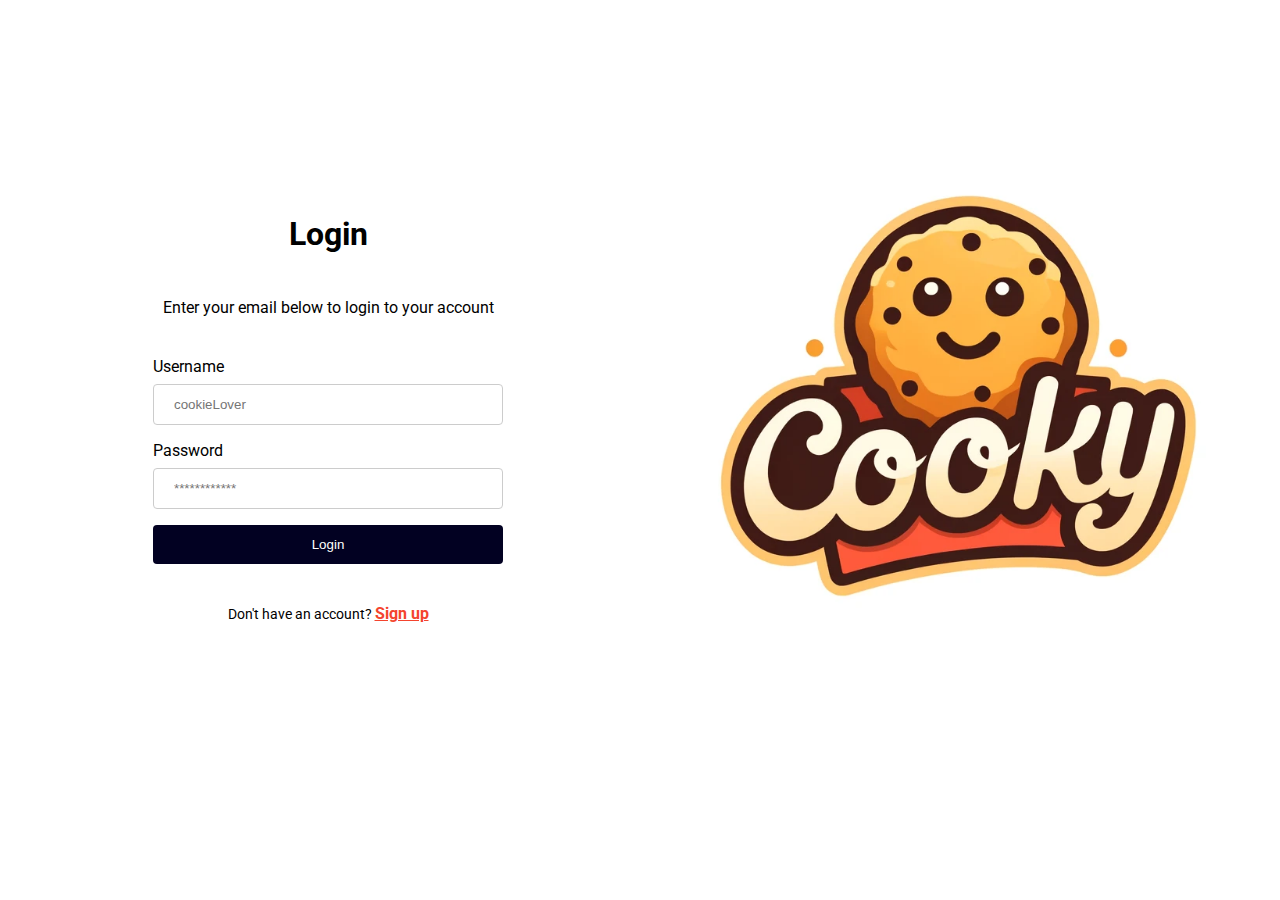
<file: pages/index.html>
<!DOCTYPE html>
<html lang="en">
  <head>
    <meta charset="UTF-8" />
    <meta name="viewport" content="width=device-width, initial-scale=1.0" />
    <title>Cooky</title>
    <link rel="stylesheet" href="/style/style.css" />
    <link rel="preconnect" href="https://fonts.googleapis.com" />
    <link rel="preconnect" href="https://fonts.gstatic.com" crossorigin />
    <link
      href="https://fonts.googleapis.com/css2?family=Roboto:ital,wght@0,100;0,300;0,400;0,500;0,700;0,900;1,100;1,300;1,400;1,500;1,700;1,900&display=swap"
      rel="stylesheet"
    />
  </head>
  <body>
    <div class="main">
      <div class="formContainer">
        <div class="innerContainer">
          <div class="info">
            <h1>Login</h1>
            <p>Enter your email below to login to your account</p>
          </div>
          <form id="loginForm">
            <div class="usernameContainer">
              <label htmlFor="username">Username</label>
              <input
                id="username"
                type="username"
                placeholder="cookieLover"
                required
              />
            </div>
            <div class="passwordContainer">
              <label htmlFor="password">Password</label>
              <input
                id="password"
                type="password"
                placeholder="************"
                required
              />
            </div>
            <button type="submit">Login</button>
          </form>
          <div class="signupLink">
            Don&apos;t have an account?
            <a href="/pages/signup.html"> Sign up </a>
          </div>
        </div>
      </div>
      <div class="imageContainer">
        <img src="/images/logo2.png" alt="Image" width="1920" height="1080" />
      </div>
    </div>
    <script src="/functions/login.js"></script>
  </body>
</html>
</file>
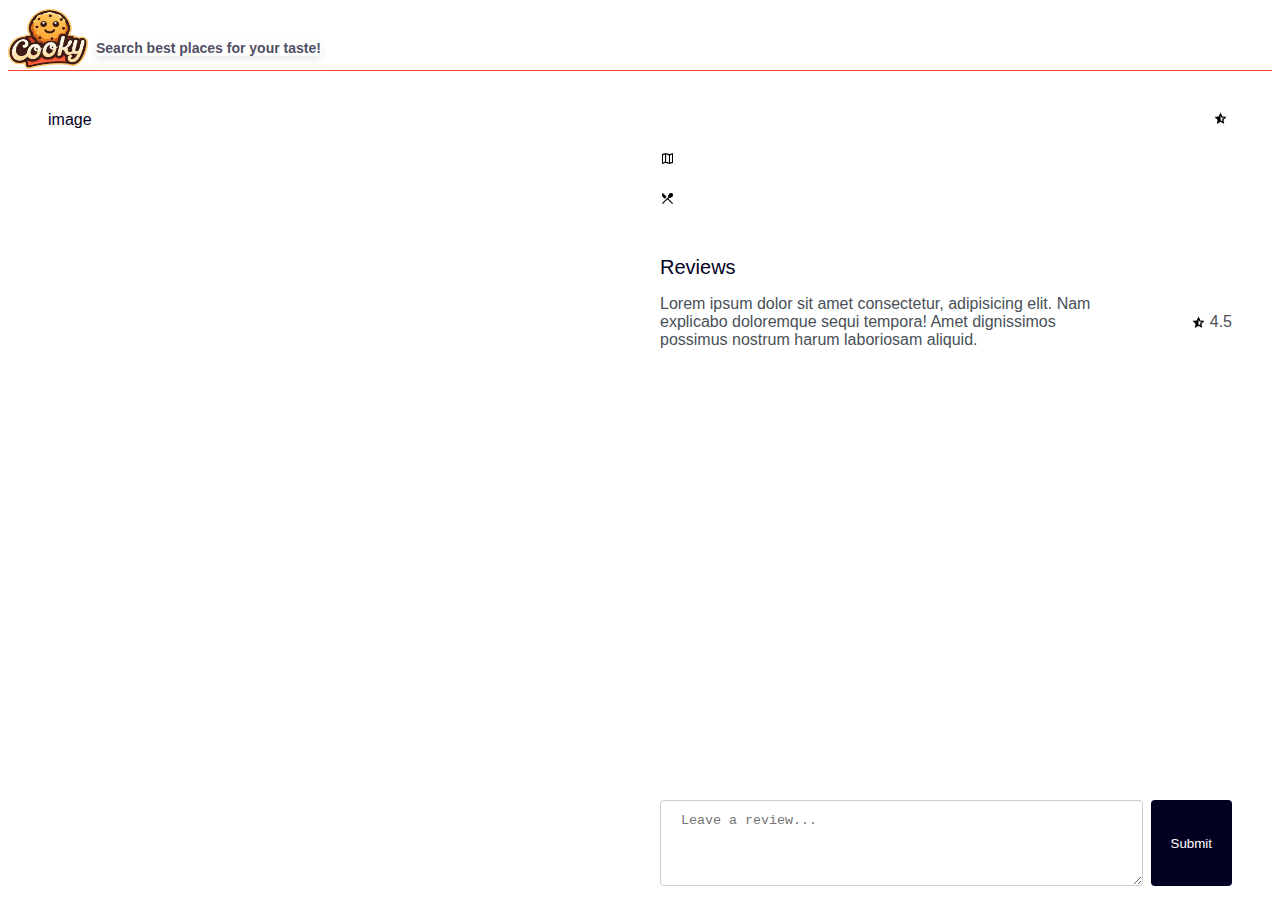
<file: pages/details.html>
<!DOCTYPE html>
<html lang="en">
  <head>
    <meta charset="UTF-8" />
    <meta name="viewport" content="width=device-width, initial-scale=1.0" />
    <title>Restaurant Details</title>
    <link rel="stylesheet" href="/style/details.css" />
  </head>
  <body>
    <header class="header">
      <div class="header-container">
        <img src="/images/Konu.png" alt="Image" width="80" height="60" />
        <p>Search best places for your taste!</p>
      </div>
    </header>
    <div class="container">
      <div class="imgContainer">
        <div id="logo">image</div>
        <div class="smallImages">
          <div id="smallImage1" class="smallImage"></div>
          <div id="smallImage2" class="smallImage"></div>
        </div>
      </div>
      <div class="infoContainer">
        <div class="nameLocation">
          <div id="name"></div>
          <div class="rating">
            <img
              class="icon"
              src="/images/rating.png"
              alt="star icon"
              width="15"
              height="15"
            />
            <span id="rating"></span>
          </div>
        </div>
        <div class="locationContainer">
          <img
            class="icon"
            src="/images/map.png"
            alt="map icon"
            width="15"
            height="15"
          />
          <div id="location"></div>
        </div>
        <div class="typeContainer">
          <img
            class="icon"
            src="/images/type.png"
            alt="map icon"
            width="15"
            height="15"
          />
          <div id="type"></div>
        </div>
        <div id="desc"></div>
        <div class="reviewsContainer">
          <div class="reviewTitle">Reviews</div>
          <div class="singleReview">
            <div id="review">
              Lorem ipsum dolor sit amet consectetur, adipisicing elit. Nam
              explicabo doloremque sequi tempora! Amet dignissimos possimus
              nostrum harum laboriosam aliquid.
            </div>
            <div class="rating">
              <img
                class="icon"
                src="/images/rating.png"
                alt="star icon"
                width="15"
                height="15"
              />
              <span id="rating">4.5</span>
            </div>
          </div>
        </div>
        <form class="reviewForm">
          <textarea
            name="review"
            rows="4"
            cols="50"
            placeholder="Leave a review..."
          ></textarea>
          <button type="submit">Submit</button>
        </form>
      </div>
    </div>
    <script src="/data.js"></script>
    <script src="/functions/detail.js"></script>
  </body>
</html>
</file>
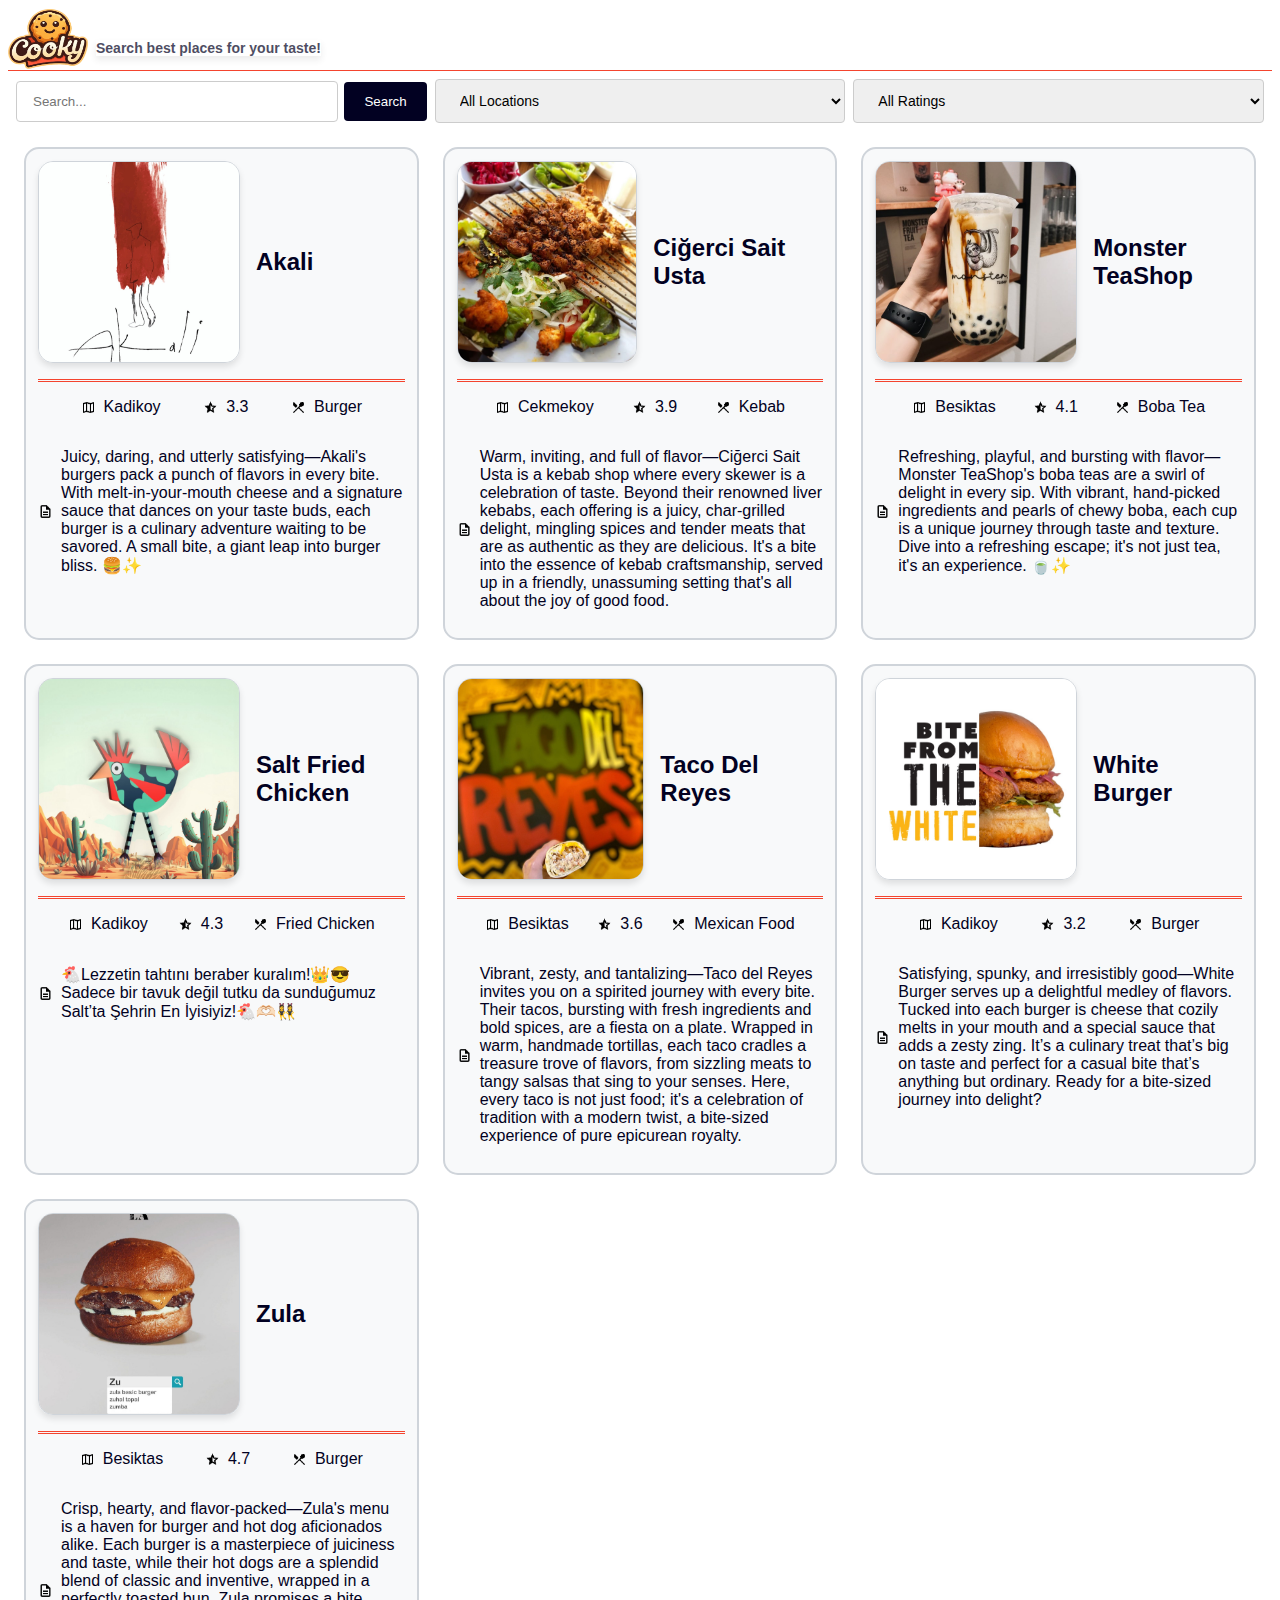
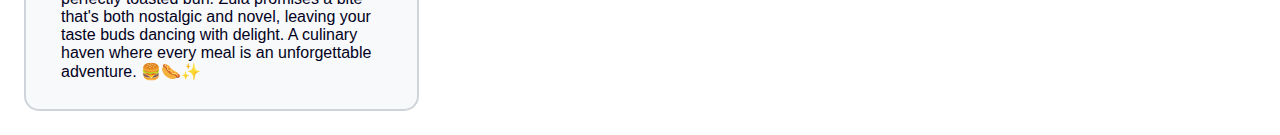
<file: pages/restaurant.html>
<!DOCTYPE html>
<html lang="en">
  <head>
    <meta charset="UTF-8" />
    <meta name="viewport" content="width=device-width, initial-scale=1.0" />
    <title>Restaurants</title>
    <link rel="stylesheet" href="/style/restaurants.css" />
  </head>
  <body>
    <header class="header">
      <div class="header-container">
        <img
          src="/images/Konu.png"
          alt="Image"
          width="80"
          height="60"
          onclick="window.location.href='/pages/index.html'"
        />
        <p>Search best places for your taste!</p>
      </div>
    </header>
    <div class="outer">
      <div class="sort-bar">
        <div class="search-bar">
          <input type="text" id="search-bar" placeholder="Search..." />
          <button id="search-button">Search</button>
        </div>
        <div class="location-dropdown">
          <select id="location-select">
            <option value="all">All Locations</option>
            <option value="besiktas">Beşiktaş</option>
            <option value="kadikoy">Kadıköy</option>
            <option value="cekmekoy">Çekmeköy</option>
          </select>
        </div>
        <div class="rating-dropdown">
          <select id="rating-select">
            <option value="all">All Ratings</option>
            <option value="4">4 and Over</option>
            <option value="3">3 and Over</option>
            <option value="2">2 and Over</option>
            <option value="1">1 and Over</option>
          </select>
        </div>
      </div>
      <div id="restaurant-list"></div>
    </div>
    <script src="/data.js"></script>
    <script src="/functions/restaurants.js"></script>
  </body>
</html>
</file>
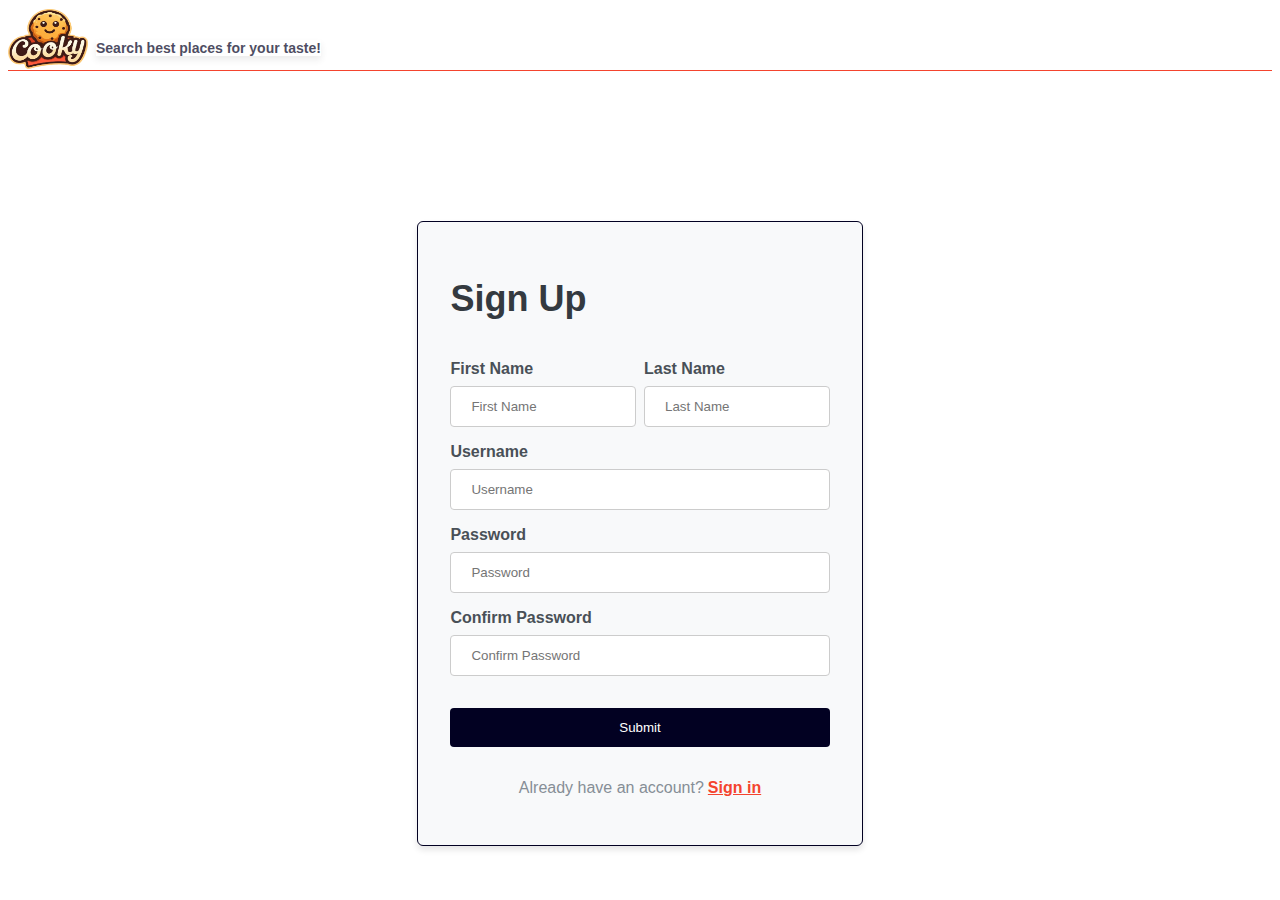
<file: pages/signup.html>
<!DOCTYPE html>
<html lang="en">
  <head>
    <meta charset="UTF-8" />
    <meta name="viewport" content="width=device-width, initial-scale=1.0" />
    <title>Sign Up</title>
    <link rel="stylesheet" href="/style/signup.css" />
  </head>
  <body>
    <header class="header">
      <div class="header-container">
        <img
          src="/images/Konu.png"
          alt="Image"
          width="80"
          height="60"
          onclick="window.location.href='/pages/index.html'"
        />
        <p>Search best places for your taste!</p>
      </div>
    </header>
    <div class="main">
      <form id="signupForm">
        <h1>Sign Up</h1>
        <div class="names">
          <div class="firstName">
            <label>First Name</label>
            <input
              required
              minlength="2"
              maxlength="20"
              id="firstName"
              type="text"
              name="firstName"
              placeholder="First Name"
            />
          </div>
          <div class="lastName">
            <label>Last Name</label>
            <input
              required
              minlength="2"
              maxlength="20"
              id="lastName"
              type="text"
              name="lastName"
              placeholder="Last Name"
            />
          </div>
        </div>
        <div class="inputs">
          <label>Username</label>
          <input
            required
            minlength="2"
            maxlength="20"
            id="userName"
            type="text"
            name="username"
            placeholder="Username"
          />
        </div>

        <div class="inputs">
          <label>Password</label>
          <input
            id="password"
            type="password"
            name="password"
            placeholder="Password"
          />
        </div>
        <div class="inputs">
          <label>Confirm Password</label>
          <input
            id="confirmPassword"
            type="password"
            name="confirmPassword"
            placeholder="Confirm Password"
          />
        </div>
        <button id="submitBtn" type="submit" value="Sign Up">Submit</button>
        <div class="signupLink">
          <p>Already have an account?</p>
          <a href="index.html">Sign in</a>
        </div>
      </form>
    </div>
    <script src="/functions/signup.js"></script>
  </body>
</html>
</file>
<file: style/style.css>
body {
  width: 100%;
  background-color: #ffffff;
  font-family: "Roboto", sans-serif;
}

.main {
  width: 100%;
  display: grid;
  min-height: 600px;
  grid-template-columns: repeat(1, minmax(0, 1fr));
}
.formContainer {
  display: flex;
  align-items: center;
  justify-content: center;
  padding: 48px 0;
}

.innerContainer {
  margin: 0 auto;
  display: grid;
  width: 350px;
  gap: 24px;
}
.info {
  display: grid;
  text-align: center;
  gap: 8px;
}
form {
  display: grid;
  gap: 16px;
}
.usernameContainer {
  display: grid;
  gap: 8px;
}
.passwordContainer {
  display: grid;
  gap: 8px;
}

button {
  width: 100%;
  padding: 12px 20px;
  border: none;
  border-radius: 4px;
  cursor: pointer;
  background-color: #020122;
  color: white;
}
button:hover {
  opacity: 0.8;
}

.signupLink {
  margin-top: 16px;
  text-align: center;
  font-size: 14px;
}

a {
  text-decoration: underline;
  color: #f4442e;
  font-weight: 700;
  font-size: 16px;
}

a:hover {
  opacity: 0.8;
}

.imageContainer {
  background-color: #f8f9fa;
  display: none;
}

img {
  width: 100%;
  height: 100%;
  object-fit: cover;
}
input {
  width: 100%;
  padding: 12px 20px;
  display: inline-block;
  border: 1px solid #ccc;
  border-radius: 4px;
  box-sizing: border-box;
}
input:focus {
  border: 1px solid #111;
  outline: none;
}

@media only screen and (min-width: 768px) {
  .main {
    min-height: 800px;
    grid-template-columns: repeat(2, minmax(0, 1fr));
  }
  .imageContainer {
    display: block;
  }
}
</file>
<file: style/details.css>
body {
  font-family: "Roboto", sans-serif;
  color: #020122;
}
.header-container {
  display: flex;
  flex-direction: row;
  gap: 8px;
  align-items: center;
  border-bottom: 1px solid #f4442e;
  color: #020122;
  height: 62px;
}
.header p {
  align-self: flex-end;
  font-size: 14px;
  font-weight: 900;
  color: #020122;
  opacity: 70%;
  box-shadow: 0 4px 6px rgba(0, 0, 0, 0.1);
}

.container {
  display: flex;
  padding: 20px;
  height: calc(93vh - 62px);
}

.imgContainer {
  display: flex;
  flex-direction: column;
  flex-basis: 50%;
  padding: 20px;
}

.infoContainer {
  padding: 20px;
  flex-basis: 50%;
  display: flex;
  flex-direction: column;
  gap: 25px;
  height: 100%;
}

.rating {
  font-size: 16px;
  display: flex;
  align-items: center;
  gap: 4px;
}

.nameLocation {
  display: flex;
  align-items: center;
  justify-content: space-between;
  font-size: 36px;
}

.locationContainer {
  display: flex;
  align-items: center;
  gap: 4px;
  color: #868e96;
}

.typeContainer {
  display: flex;
  align-items: center;
  gap: 4px;
  color: #868e96;
}

.reviewsContainer {
  display: flex;
  flex-direction: column;
  gap: 8px;
}

.reviewTitle {
  font-size: 20px;
}

.singleReview {
  display: flex;
  align-items: center;
  justify-content: space-between;
  padding: 8px 0px;
  color: #495057;
}

#review {
  flex-basis: 80%;
}

.reviewForm {
  display: flex;
  gap: 8px;
  margin-top: auto;
  width: 100%;
}

textarea {
  width: 80%;
  padding: 12px 20px;
  border: 1px solid #ccc;
  border-radius: 4px;
}
button {
  padding: 12px 20px;
  border: none;
  border-radius: 4px;
  cursor: pointer;
  background-color: #020122;
  color: white;
}
button:hover {
  opacity: 0.8;
}

.imgContainer img {
  width: 100%;
  max-height: 600px;
  object-fit: contain;
}
.smallImages {
  display: flex;
  gap: 8px;
  margin: 20px;
}

.smallImage {
  flex-basis: 50%;
}
.smallImage img {
  width: 100%;
  max-height: 200px;
  object-fit: contain;
}

@media (max-width: 1200px) {
}

@media (max-width: 768px) {
  .container {
    flex-direction: column;
  }
  .imgContainer {
    flex-direction: column-reverse;
  }
}
</file>
<file: style/restaurants.css>
body {
  font-family: "Roboto", sans-serif;
}
.header-container {
  display: flex;
  flex-direction: row;
  gap: 8px;
  align-items: center;
  border-bottom: 1px solid #f4442e;
  color: #020122;
  height: 62px;
}
.header p {
  align-self: flex-end;
  font-size: 14px;
  font-weight: 900;
  color: #020122;
  opacity: 70%;
  box-shadow: 0 4px 6px rgba(0, 0, 0, 0.1);
}

.outer {
  display: flex;
  flex-direction: column;
}

.sort-bar {
  display: flex;
  flex-direction: row;
  gap: 8px;
  align-items: center;
  padding: 8px;
}

.search-bar {
  display: flex;
  flex-direction: row;
  gap: 6px;
  align-items: center;
  flex-basis: 33%;
}
.rating-dropdown,
.location-dropdown {
  display: inline-block;
  flex-basis: 33%;
}
#rating-select,
#location-select {
  padding: 12px 20px;
  border: 1px solid #ccc;
  border-radius: 4px;
  font-size: 14px;
  width: 100%;
}
select:hover {
  cursor: pointer;
  background-color: #e8ebed;
  color: #020122;
}
#restaurant-list {
  display: grid;
  grid-template-columns: repeat(3, minmax(0, 1fr));
  gap: 24px;
  padding: 16px;
  margin: 0 auto;
}
.restaurant {
  background-color: #f8f9fa;
  padding: 12px;
  border-radius: 15px;
  border: 2px solid #cfd4da;
}
.restaurant:hover {
  border: 2px solid #020122;
  cursor: pointer;
}
.logo {
  display: flex;
  flex-direction: row;
  align-items: center;
  gap: 16px;
  padding-bottom: 16px;
  border-bottom: 3px double #f4442e;
}

input {
  width: 100%;
  padding: 12px 16px;
  display: inline-block;
  border: 1px solid #ccc;
  border-radius: 4px;
  box-sizing: border-box;
}
select:focus,
input:focus {
  border: 1px solid #111;
  outline: none;
}
button {
  padding: 12px 20px;
  border: none;
  border-radius: 4px;
  cursor: pointer;
  background-color: #020122;
  color: white;
}
button:hover {
  opacity: 0.8;
}
.name {
  color: #020122;
  font-weight: 600;
}

.info {
  color: #020122;
}
.logoR {
  object-fit: cover;
  border-radius: 15px;
  border: 1px solid #cfd4da;
  box-shadow: 0 4px 6px rgba(0, 0, 0, 0.1);
}
.infoInside {
  display: flex;
  flex-direction: row;
  justify-content: space-evenly;
}
.desc {
  display: flex;
  flex-direction: column;
  align-items: center;
}
.icon {
  margin-right: 4px;
}
.type,
.descInfo,
.rating,
.location {
  display: flex;
  flex-direction: row;
  align-items: center;
  gap: 4px;
}

@media (max-width: 1200px) {
  #restaurant-list {
    grid-template-columns: repeat(2, minmax(0, 1fr));
  }
  .sort-bar {
    flex-direction: column;
    gap: 8px;
    align-items: stretch;
  }
}

@media (max-width: 768px) {
  #restaurant-list {
    grid-template-columns: repeat(1, minmax(0, 1fr));
  }
  .logo {
    flex-direction: column;
    align-items: center;
  }
}
</file>
<file: style/signup.css>
body {
  font-family: "Roboto", sans-serif;
}
.header-container {
  display: flex;
  flex-direction: row;
  gap: 8px;
  align-items: center;
  border-bottom: 1px solid #f4442e;
  color: #020122;
  height: 62px;
}
.header p {
  align-self: flex-end;
  font-size: 14px;
  font-weight: 900;
  color: #020122;
  opacity: 70%;
  box-shadow: 0 4px 6px rgba(0, 0, 0, 0.1);
}
.main {
  display: flex;
  flex-direction: column;
  gap: 16px;
  align-items: center;
  color: #020122;
}
form {
  display: flex;
  flex-direction: column;
  align-items: center;
  gap: 16px;
  width: 30%;
  padding: 32px;
  border: 1px solid #020122;
  border-radius: 6px;
  background-color: #f8f9fa;
  margin-top: 150px;
  box-shadow: 0 4px 6px rgba(0, 0, 0, 0.1);
}

.names {
  display: flex;
  flex-direction: row;
  gap: 8px;
  width: 100%;
}

.firstName,
.lastName {
  width: 100%;
  display: flex;
  flex-direction: column;
  gap: 8px;
}

.inputs {
  width: 100%;
  display: flex;
  flex-direction: column;
  gap: 8px;
}
label {
  width: 100%;
  color: #495057;
  font-weight: 600;
}

input {
  width: 100%;
  padding: 12px 20px;
  display: inline-block;
  border: 1px solid #ccc;
  border-radius: 4px;
  box-sizing: border-box;
}

input:focus {
  border: 1px solid #111;
  outline: none;
}

button {
  width: 100%;
  padding: 12px 20px;
  border: none;
  border-radius: 4px;
  cursor: pointer;
  background-color: #020122;
  color: white;
  margin-top: 16px;
}

button:hover {
  opacity: 0.8;
}

h1 {
  color: #343a40;
  font-size: 36px;
  justify-self: start;
  margin-right: auto;
}

.signupLink {
  display: flex;
}

a {
  text-decoration: underline;
  color: #f4442e;
  font-weight: 700;
  font-size: 16px;
  align-self: center;
  margin-left: 4px;
}

a:hover {
  opacity: 0.8;
}

p {
  color: #868e96;
}

@media (max-width: 768px) {
  .names {
    flex-direction: column;
  }
  form {
    margin-top: 30px;
    padding: 4px 50px;
  }
  .signupLink {
    flex-direction: column;
    padding-bottom: 10px;
  }
  .h1 {
    font-size: 18px;
  }
}
</file>
